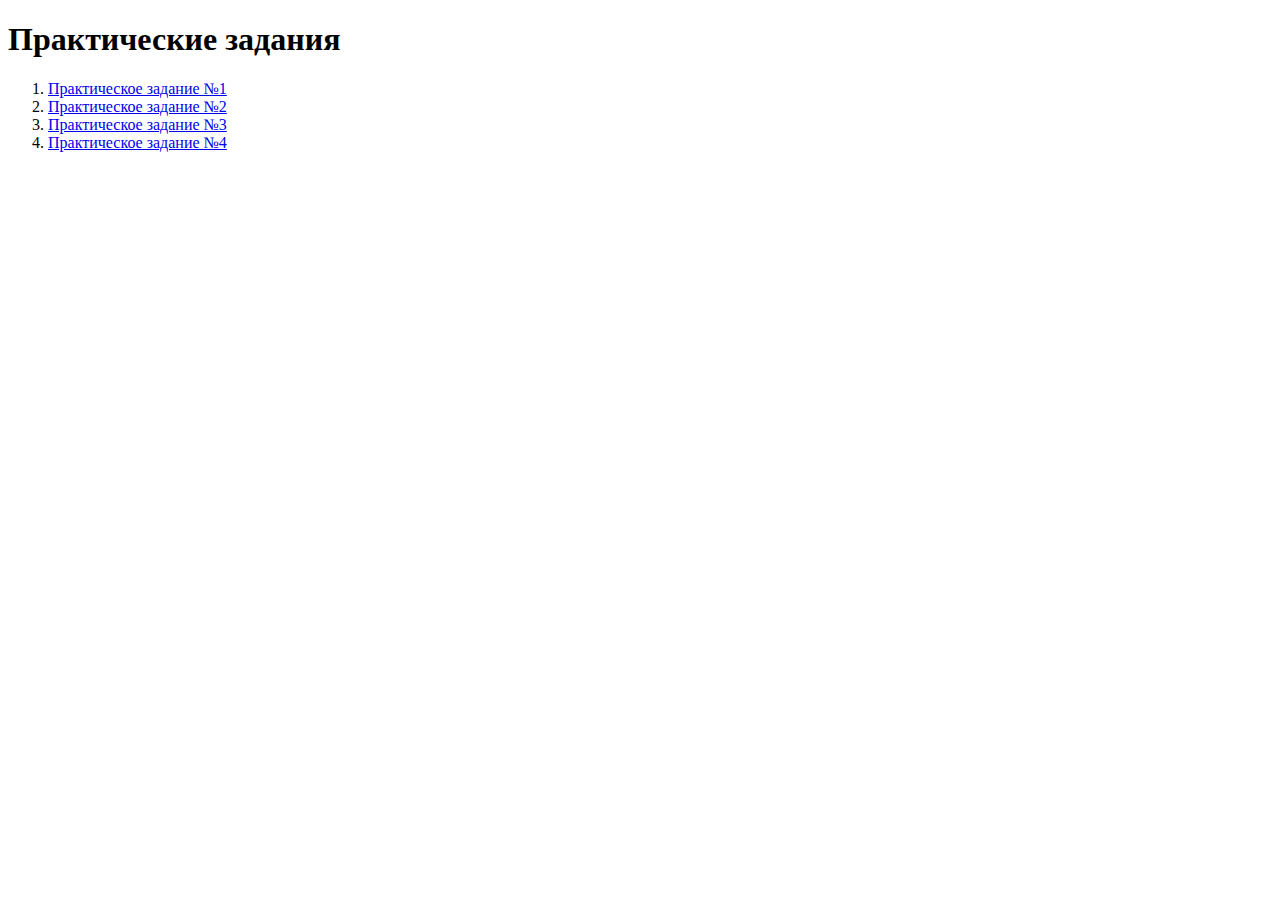
<file: index.html>
<!DOCTYPE html>
<html lang="en">
<head>
    <meta charset="UTF-8">
    <meta name="viewport" content="width=device-width, initial-scale=1.0">
    <title>Document</title>
</head>
<body>
   <h1>Практические задания</h1> 
   <ol>
    <li>
        <a href="task1.html">Практическое задание №1</a>
    </li>
    <li>
        <a href="task2.html">Практическое задание №2</a>
    </li>
    <li>
        <a href="task3.html">Практическое задание №3</a>
    </li>
    <li>
        <a href="task4.html">Практическое задание №4</a>
    </li>
    
    </li>
   </ol>
</body>

</html>
</file>
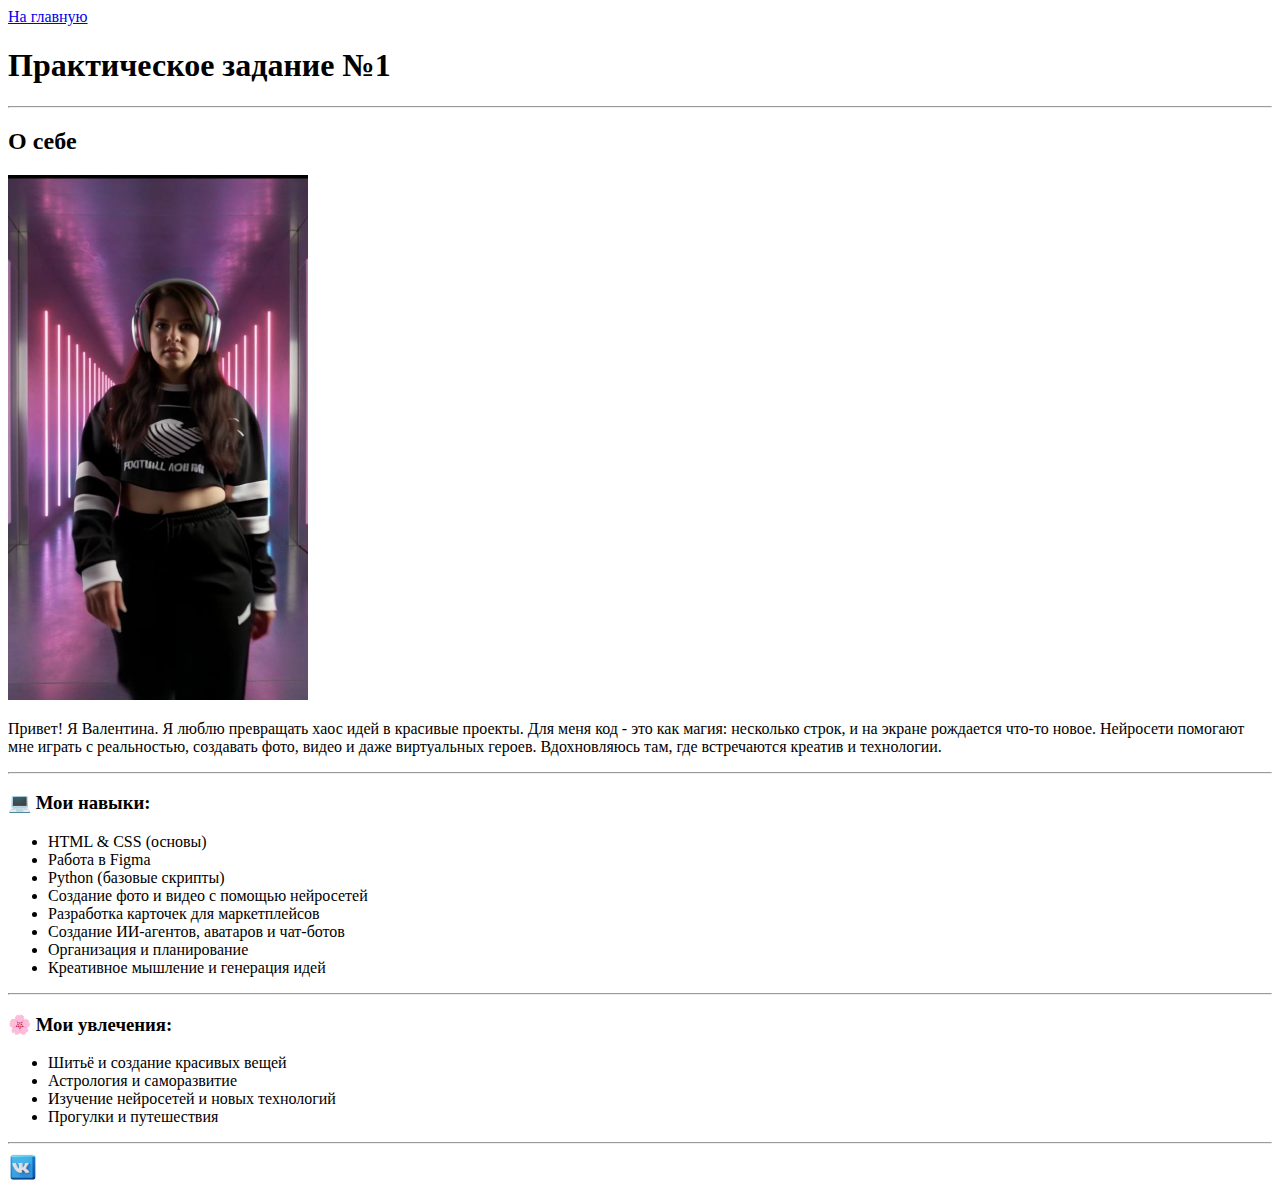
<file: task1.html>
<!DOCTYPE html>
<html lang="en">
<head>
    <meta charset="UTF-8">
    <meta name="viewport" content="width=, initial-scale=1.0">
    <title>Document</title>
</head>
<body>
    <a href="index.html">На главную</a>
    <h1>Практическое задание №1</h1>
    <hr>
    <h2>О себе</h2>
<img src="vvt.image.jpg" alt="" width="300">
<p>Привет! Я Валентина.
Я люблю превращать хаос идей в красивые проекты. Для меня код - это как магия: несколько строк, и на экране рождается что-то новое. Нейросети помогают мне играть с реальностью, создавать фото, видео и даже виртуальных героев. Вдохновляюсь там, где встречаются креатив и технологии.</p>
<hr>
<h3>💻 Мои навыки:</h3>
<ul>
    <li>HTML & CSS (основы)</li>
    <li>Работа в Figma</li>
    <li>Python (базовые скрипты)</li>
    <li>Создание фото и видео с помощью нейросетей</li>
    <li>Разработка карточек для маркетплейсов</li>
    <li>Создание ИИ-агентов, аватаров и чат-ботов</li>
    <li>Организация и планирование</li>
    <li>Креативное мышление и генерация идей</li>
</ul>
<hr>
<h3>🌸 Мои увлечения:</h3>
<ul>
    <li>Шитьё и создание красивых вещей</li>
    <li>Астрология и саморазвитие</li>
    <li>Изучение нейросетей и новых технологий</li>
    <li>Прогулки и путешествия</li>
</ul>
<hr>
<a href="https://vk.com/tyutina84">
    <img src="vk.image.jpg" width="30" alt="Ссылка на соцсети" >
</a>
</body>

</html>
</file>
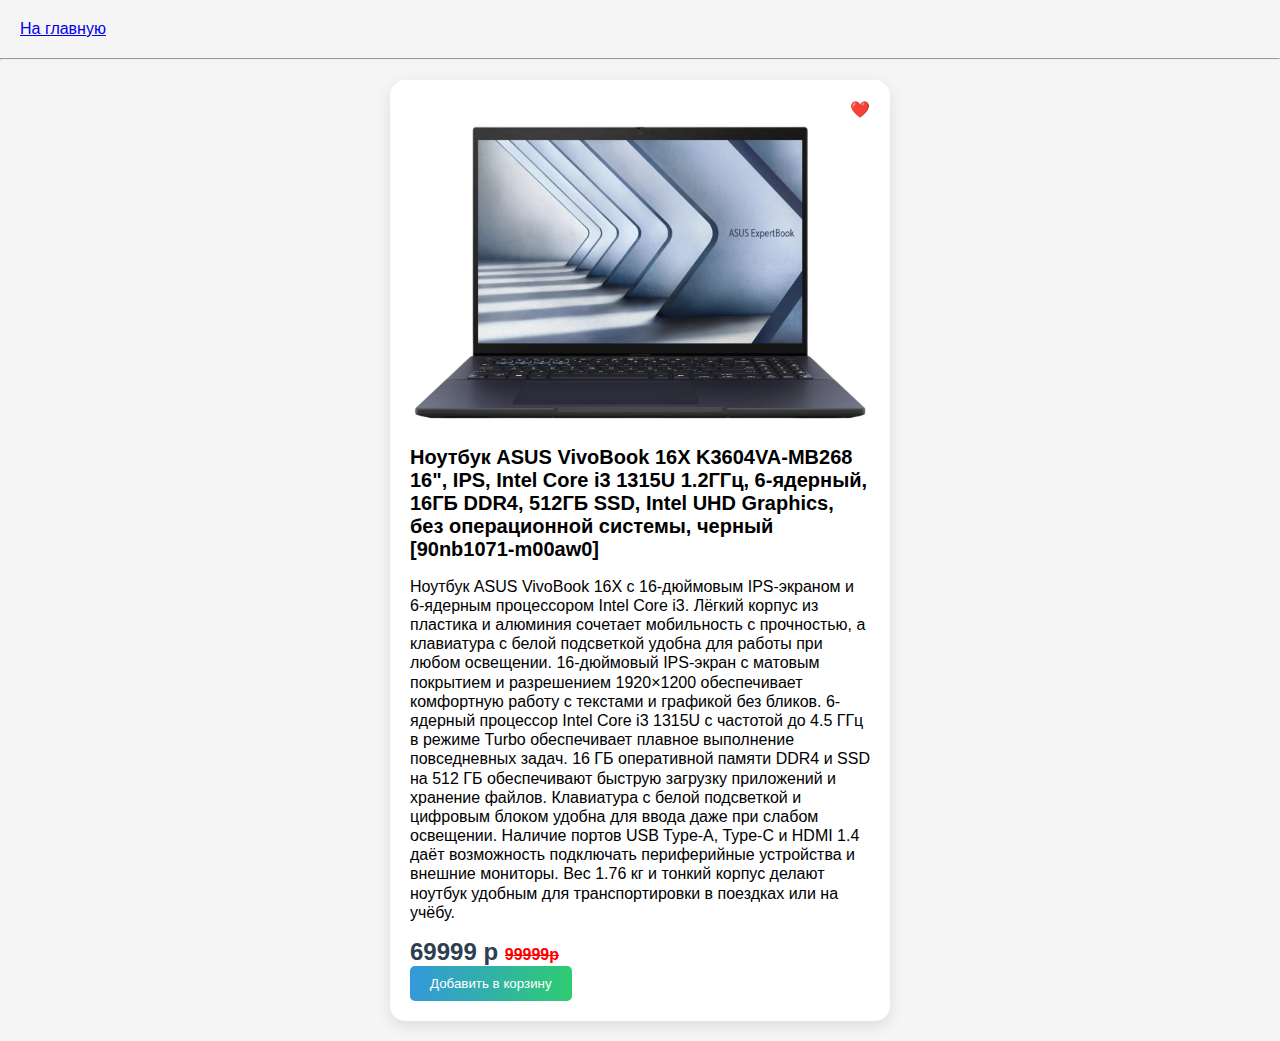
<file: task2.html>
<!DOCTYPE html>
<html lang="en">
<head>
    <meta charset="UTF-8">
    <meta name="viewport" content="width=, initial-scale=1.0">
    <title>Document</title>
    <link rel="stylesheet" href="task2.css">
</head>
<body>
  <a class="back-to-main" href="index.html">На главную</a>
    <hr>
    <div class="card">
        <p class="favorite">
            <a href="#">❤️</a>
    </p>
    <img src="laptop.webp" alt="">
    <h3>Ноутбук ASUS VivoBook 16X K3604VA-MB268 16", IPS, Intel Core i3 1315U 1.2ГГц, 6-ядерный, 16ГБ DDR4, 512ГБ SSD, Intel UHD Graphics, без операционной системы, черный [90nb1071-m00aw0]</h3>
        <p class="info">Ноутбук ASUS VivoBook 16X с 16-дюймовым IPS-экраном и 6-ядерным процессором Intel Core i3. Лёгкий корпус из пластика и алюминия сочетает мобильность с прочностью, а клавиатура с белой подсветкой удобна для работы при любом освещении.

16-дюймовый IPS-экран с матовым покрытием и разрешением 1920×1200 обеспечивает комфортную работу с текстами и графикой без бликов.
6-ядерный процессор Intel Core i3 1315U с частотой до 4.5 ГГц в режиме Turbo обеспечивает плавное выполнение повседневных задач.
16 ГБ оперативной памяти DDR4 и SSD на 512 ГБ обеспечивают быструю загрузку приложений и хранение файлов.
Клавиатура с белой подсветкой и цифровым блоком удобна для ввода даже при слабом освещении.
Наличие портов USB Type-A, Type-C и HDMI 1.4 даёт возможность подключать периферийные устройства и внешние мониторы.
Вес 1.76 кг и тонкий корпус делают ноутбук удобным для транспортировки в поездках или на учёбу.</p>
<p class="price">69999 р <span class="old-price">99999р</span></p> 
<button>Добавить в корзину</button>
    </div>

</body>
</html>
</file>
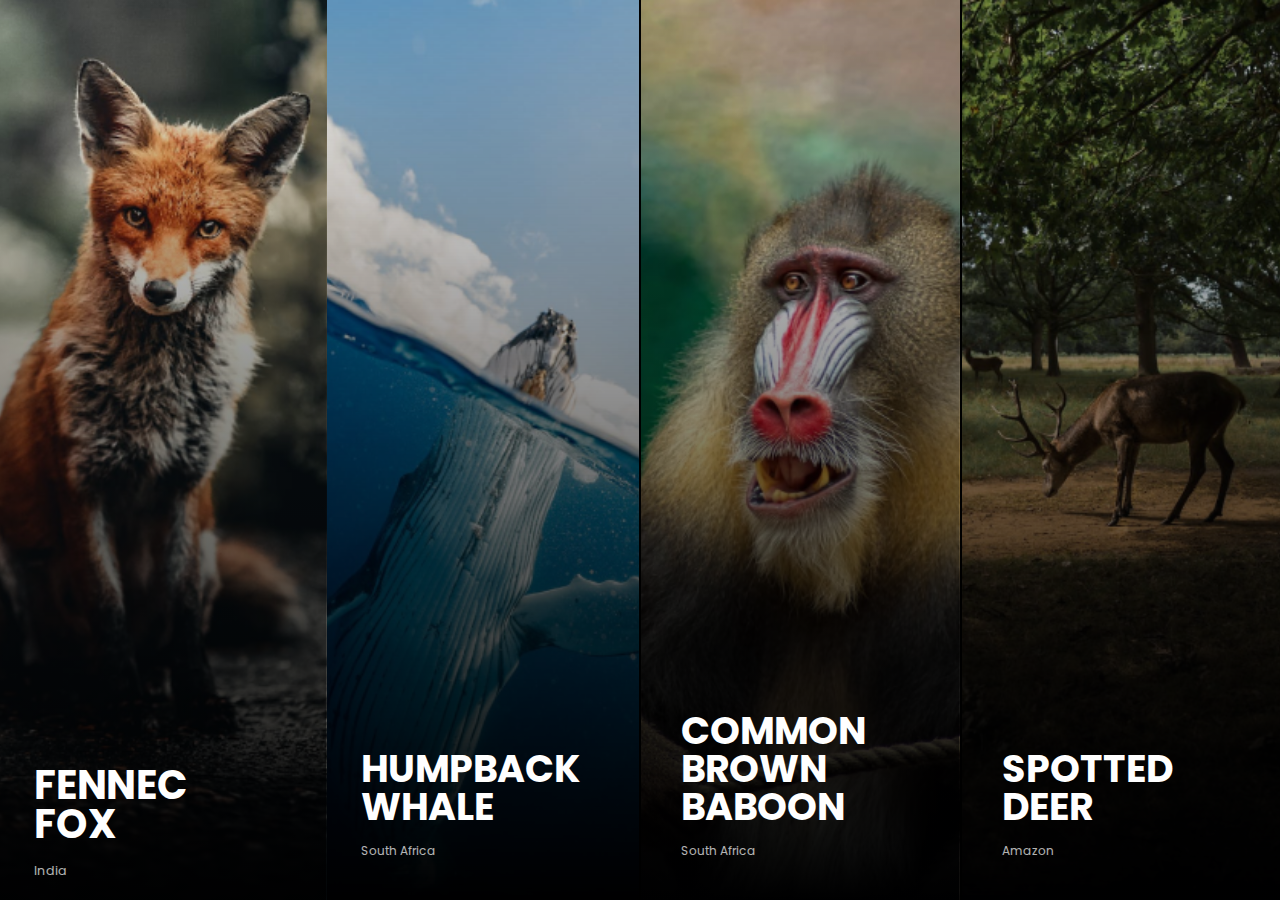
<file: task3.html>
<!DOCTYPE html>
<html lang="en">
<head>
    <meta charset="UTF-8">
    <meta name="viewport" content="width=device-width, initial-scale=1.0">
    <title>Document</title>
    <link rel="stylesheet" href="task3.css">
</head>
<body>
    <div class="cards">
        <div class="card card-1">
            <h3>FENNEC <br>FOX</h3>
            <H4>india</H4>
        </div>
        <div class="card card-2">
            <h3>humpback <br>whale</h3>
            <H4>south africa</H4>
        </div>
        <div class="card card-3">
            <h3>common brown <br>baboon</h3>
            <H4>south africa</H4>
        </div>
        <div class="card card-4">
            <h3>spotted <br>deer</h3>
            <H4>amazon</H4>
        </div>
    </div>
</body>
</html>
</file>
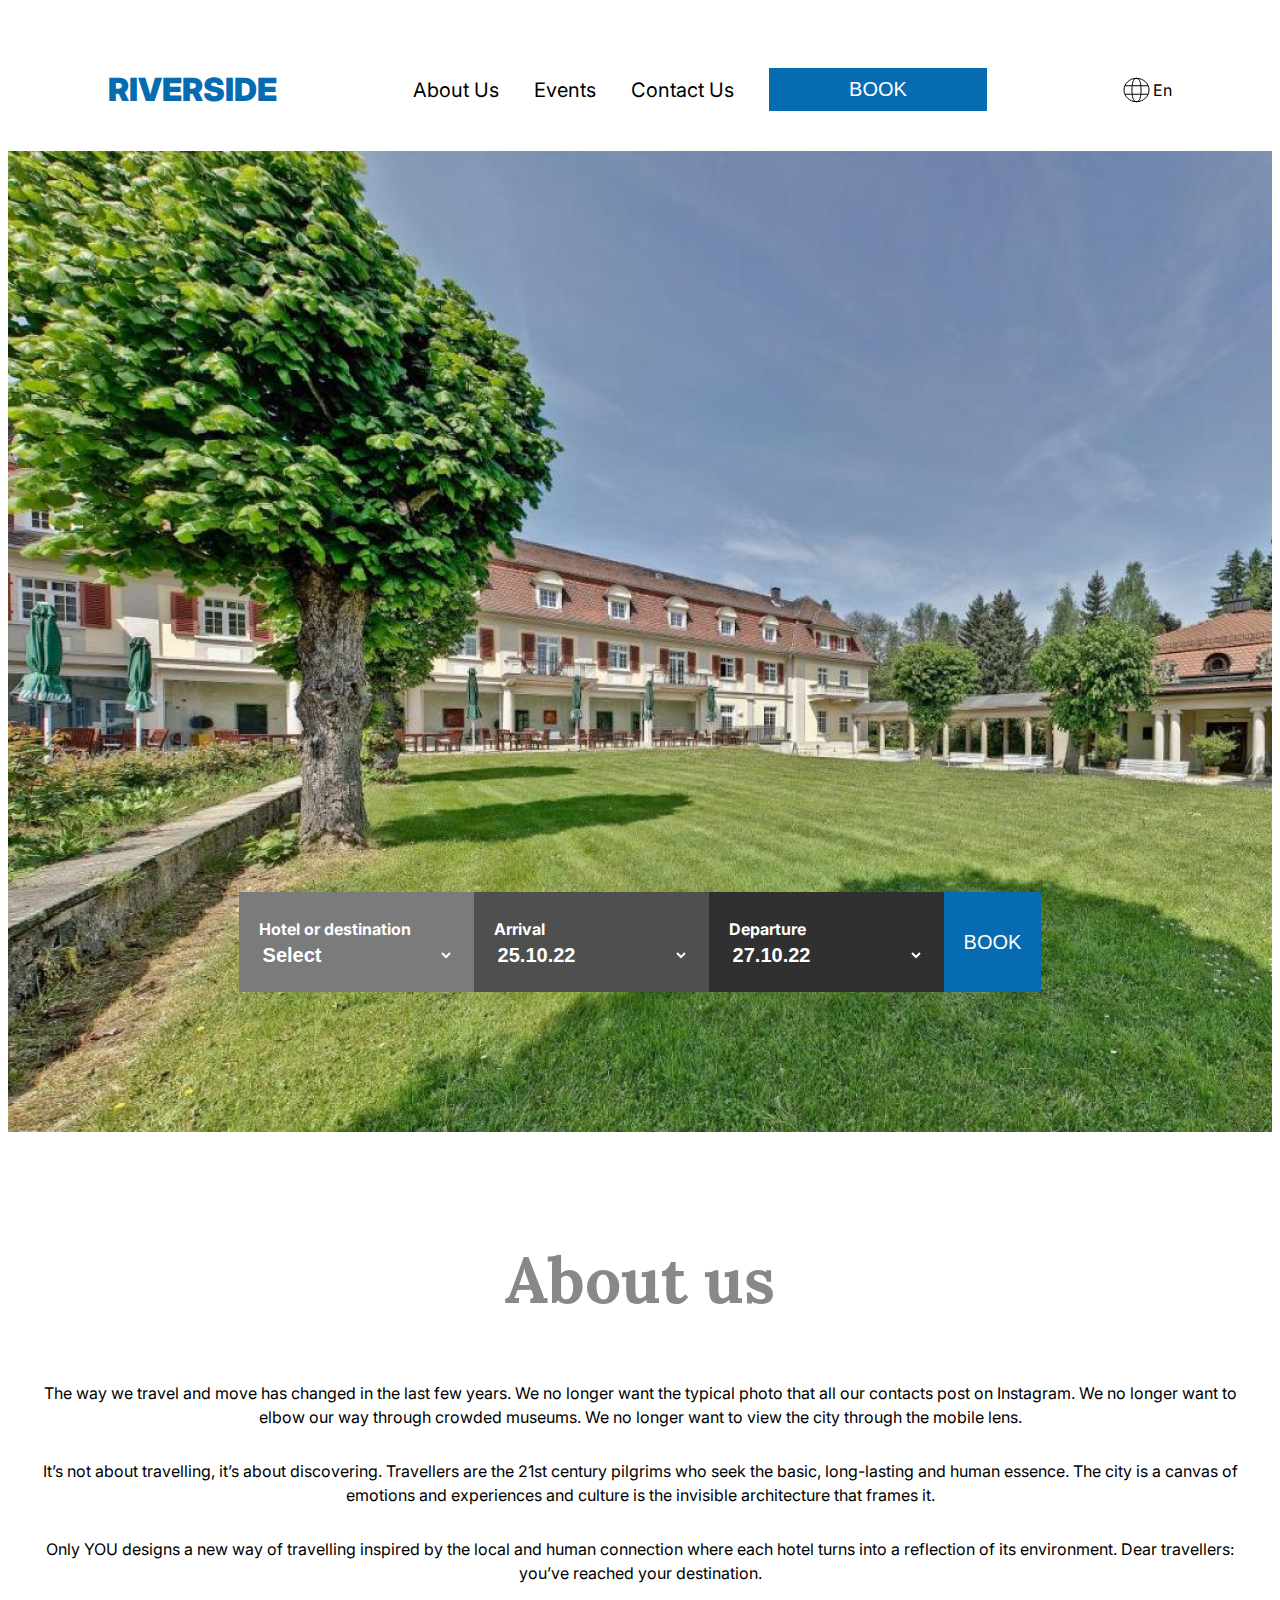
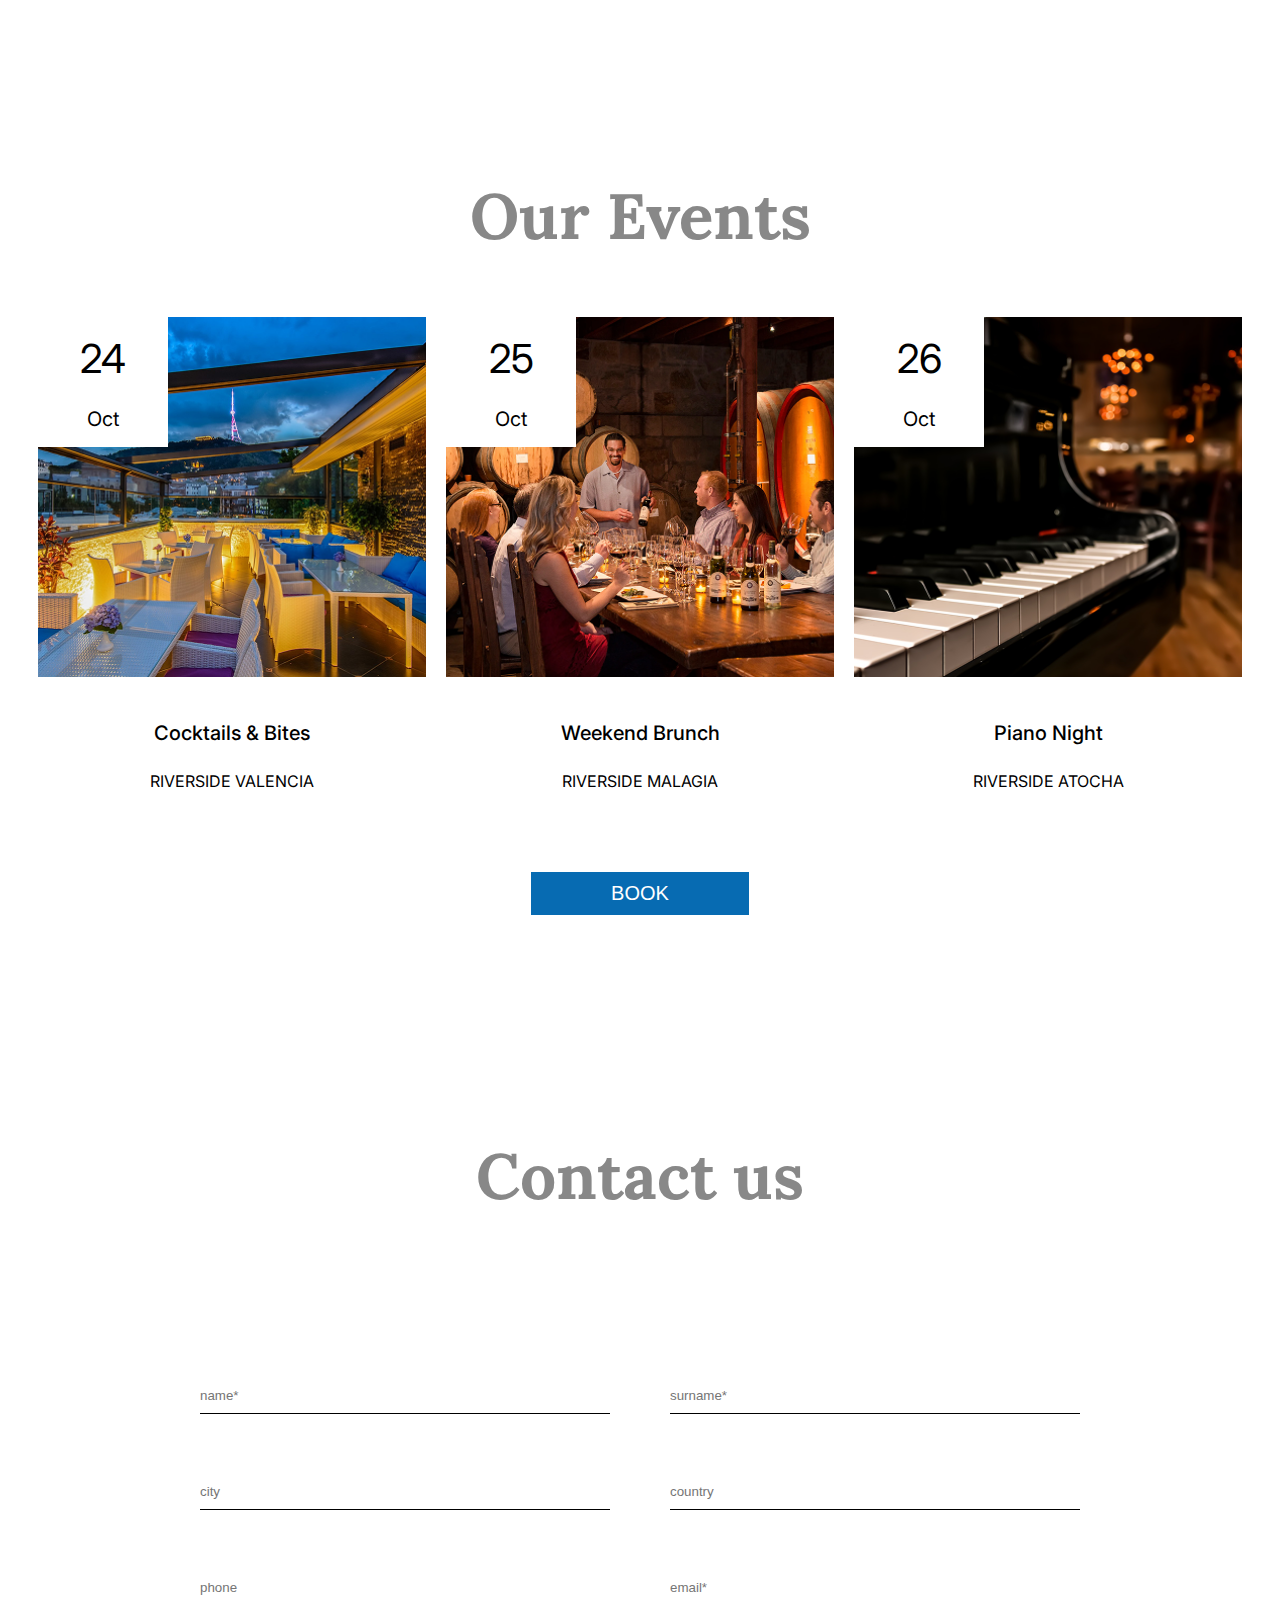
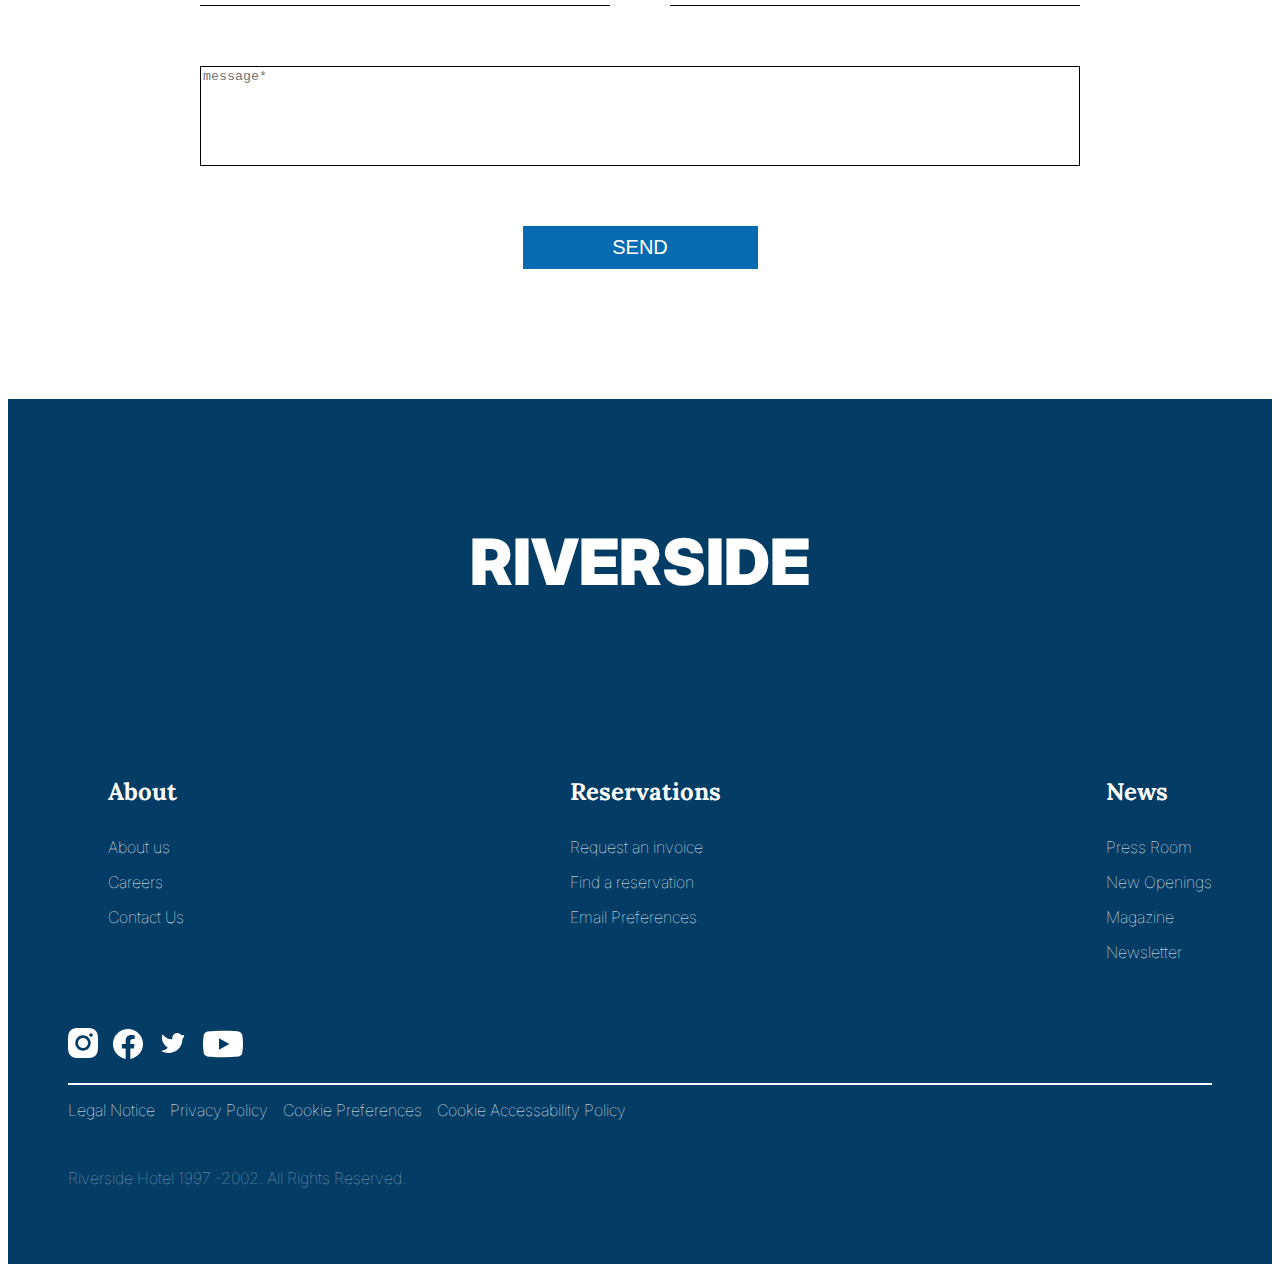
<file: task4.html>
<!DOCTYPE html>
<html lang="en">
<head>
    <meta charset="UTF-8">
    <meta name="viewport" content="width=device-width, initial-scale=1.0">
    <title>Document</title>
    <link rel="stylesheet" href="task4.css">
</head>
<body>
   <header>
    <button class="burger-btn">
        <img src="menu.png" alt="">
    </button>
    <a href="task4.html" class="logo">
        Riverside
    </a>
    <nav>
        <a href="#">About Us</a>
        <a href="#">Events</a>
       <a href="#">Contact Us</a>
       <button>book</button>
    </nav>
    <div class="lang">
        <img src="Menu Language.svg" alt="Иконка En">
        <span>En</span>
    </div>
   </header>
   <main>
    <section class="hero">
        <div class="hero-shoose">
            <h4>Hotel or destination</h4>
            <select name="" id="">
                <option value="">Select</option>
            </select>
        </div>
         <div class="hero-shoose">
            <h4>Arrival</h4>
            <select name="" id="">
                <option value="">25.10.22</option>
            </select>
        </div>
         <div class="hero-shoose">
            <h4>Departure</h4>
            <select name="" id="">
                <option value="">27.10.22</option>
            </select>
        </div>
        <button>book</button>
    </section>
    <section class="about-us">
        <h2 id="about-us">About us</h2>
        <p>The way we travel and move has changed in the last few years. We no longer want the typical photo that all our contacts post on Instagram. We no longer want to elbow our way through crowded museums. We no longer want to view the city through the mobile lens.</p>
        <p>It’s not about travelling, it’s about discovering. Travellers are the 21st century pilgrims who seek the basic, long-lasting and human essence. The city is a canvas of emotions and experiences and culture is the invisible architecture that frames it.</p>
        <p>Only YOU designs a new way of travelling inspired by the local and human connection where each hotel turns into a reflection of its environment. Dear travellers: you’ve reached your destination.</p>

    </section>
    <section class="our-events">
        <h2 id="our-events">Our Events</h2>
        <div class="cards">
            <div class="card">
                <img src="Rectangle.png" alt="">
                <div class="card-body">
                  <h4>Cocktails & Bites</h4>  
                  <p>Riverside Valencia</p>
                </div>
                <div class="card-date">
                    <span class="card-date-day">24</span>
                    <br>Oct
                </div>
            </div>
             <div class="card">
                <img src="people.png" alt="">
                <div class="card-body">
                  <h4>Weekend Brunch</h4>  
                  <p>Riverside Malagia</p>
                </div>
                <div class="card-date">
                    <span class="card-date-day">25</span>
                    <br>Oct
                </div>
            </div>
             <div class="card">
                <img src="piano.png" alt="">
                <div class="card-body">
                  <h4>Piano Night</h4>  
                  <p>Riverside Atocha</p>
                </div>
                <div class="card-date">
                    <span class="card-date-day">26</span>
                    <br>Oct
                </div>
            </div>
        </div>
        <button>Book</button>
    </section>
    <section class="contact-us">
        <h2 id="contact-us">Contact us</h2>
        <form action="" class="contact-form">
            <div class="contact-form-fields">
            <input type="text" placeholder="name*" required>
            <input type="text" placeholder="surname*" required>
            <input type="text" placeholder="city">
            <input type="text" placeholder="country">
            <input type="tel" placeholder="phone">
            <input type="email" placeholder="email*" required>
            </div>
            <textarea name="" id="" required placeholder="message*"></textarea>
            <button>Send</button>
        </form>
    </section>
   </main>
   <footer>
    <section class="footer-body">
        <h3>RIVERSIDE</h3>

        <div class="footer-body-links">
            <ul>
                <h4>About</h4>
                <li><a href="#">About us</a></li>
                <li><a href="#">Careers</a></li>
                <li><a href="#">Contact Us</a></li>
            </ul>
            <ul>
                <h4>Reservations</h4>
                <li><a href="#">Request an invoice</a></li>
                <li><a href="#">Find a reservation</a></li>
                <li><a href="#">Email Preferences</a></li>
            </ul>
             <ul>
                <h4>News</h4>
                <li><a href="#">Press Room</a></li>
                <li><a href="#">New Openings</a></li>
                <li><a href="#">Magazine</a></li>
                <li><a href="#">Newsletter</a></li>
            </ul>
        </div>
        <div class="footer-social-media">
            <a href="#"><img src="🦆 icon _instagram alt_.svg" alt=""></a>
            <a href="#"><img src="🦆 icon _facebook_.svg" alt=""></a>
            <a href="#"><img src="🦆 icon _twitter_.svg" alt=""></a>
            <a href=""><img src="🦆 icon _youtube fill_.svg" alt=""></a>

        </div>
        <div class="footer-policy">
            <a href="#">Legal Notice</a>
            <a href="#">Privacy Policy</a>
            <a href="#">Cookie Preferences</a>
            <a href="#">Cookie Accessability Policy</a>
        </div>
        <p class="rights">Riverside Hotel 1997 -2002. All Rights Reserved.</p>

    </section>
   </footer>
</body>
</html>
</file>
<file: task2.css>
*{
    font-family: Arial, Helvetica, sans-serif;
    margin: 0;
    padding: 0;
    box-sizing: border-box;
}
.back-to-main{
    display: block;
    margin: 20px;
    width: max-content;
}
body{
    background:#f5f5f5 ;

}
.card{
    max-width: 500px;
    width: 100%;
    background: white;
    margin: 20px auto;
    padding: 20px;
    border-radius: 15px;
    box-shadow: 0 5px 15px rgba(0, 0, 0, 0.1);
    transition:0.3 ;
}
.card:hover{
    transform: scale(1.03);
}
.card .favorite{
    text-align: right;
}
.card .favorite a{
    text-decoration: none;
}
.card img{
    width: 100%;

}
.card h3{
    margin: 16px 0px;
    font-size: 20px;
}
.card .info{
    line-height: 1.2;
    margin: 16px 0px;
}
.card .price{
    color: #2c3e50;
    font-weight: bold;
    font-size: 24px;
    
}
.card .old-price{
    color: red;
    text-decoration: line-through;
    font-size: 16px;

}
.card button{
    background: linear-gradient(to right, #3498db, #2ecc71);
    color: white;
    border: none;
    padding: 10px 20px;
    border-radius: 5px;
    cursor: pointer;

}
.card button:hover{
    filter: brightness(0.95);
}
</file>
<file: task3.css>
@import url('https://fonts.googleapis.com/css2?family=Poppins:ital,wght@0,100;0,200;0,300;0,400;0,500;0,600;0,700;0,800;0,900;1,100;1,200;1,300;1,400;1,500;1,600;1,700;1,800;1,900&display=swap');
*{
    margin: 0;
    padding: 0;
    box-sizing: border-box;
    font-family:"Poppins";
}
body{
    min-height: 100vh;
    background: black;
    color: white;
  
}
.cards{
    display: flex;
    height: 100vh;
    gap: 2px;
    overflow: hidden;
}
.card-1 {
background: linear-gradient(rgb(0, 0, 0,0),rgb(0, 0, 0.7)), url(Image.png);
}
.card-2{
background: linear-gradient(rgb(0, 0, 0,0),rgb(0, 0, 0.7)), url(Image-1.png);
}
.card-3{
background: linear-gradient(rgb(0, 0, 0,0),rgb(0, 0, 0.7)), url(Image-2.png);
}
.card-4{
background: linear-gradient(rgb(0, 0, 0,0),rgb(0, 0, 0.7)), url(Image-3.png);
}
.card{
    padding: 40px;
    display: flex;
    flex-direction: column;
    justify-content: end;
    flex: 1;
    gap: 16px;
    background-size: cover;
    background-position: center;
    transition: 0.3s;
}
.card:hover{
    transform: scale(105%);
    z-index: 1;
    position: relative;
}
h3{
font-size: 38px;
text-transform: uppercase;
line-height: 38px;
}
h4{
font-size: 12px;
text-transform: capitalize;
opacity: 0.7;
font-weight: normal;
}
</file>
<file: task4.css>
@import url('https://fonts.googleapis.com/css2?family=Inter:ital,opsz,wght@0,14..32,100..900;1,14..32,100..900&family=Lora:ital,wght@0,400..700;1,400..700&display=swap');
*{
    box-sizing: border-box;
}
body{
    font-family:"Inter", sans-serif;
    text-decoration: none;
}
header{
    max-width:1500px ;
    margin: 0px auto;
    padding: 60px 100px 40px;
    display: flex;
    align-items: center;
    justify-content: space-between;
}
.logo{
    font-size:32px ;
    text-transform: uppercase;
    font-weight: 900;
    color:#076BB2 ;
    text-decoration: none;
}
nav{
    display: flex;
    align-items: center;
    gap: 35px;
}
nav a{
    color: black;
    font-size: 20px;
    text-decoration: none;
}
button{
    background: #076BB2;
    color: white;
    border: none;
    text-transform: uppercase;
    padding: 10px 80px;
    font-size: 20px;
    cursor: pointer;
}
.lang{
    display: flex;
    align-items: center;
    gap: 3px;
}
.burger-btn{
    background: transparent;
    padding: 0;
    display: none;
}
.hero{
    height: 981px;
    background: url(image\ 1.png);
    background-size: cover;
    display: flex;
    align-items: end;
    justify-content: center;
    padding-bottom: 140px;
}
.hero-shoose{
    padding: 24px 20px;
    width: 235px;
    height: 100px;
    color: white;
    display: flex;
    flex-direction: column;
    justify-content: center;
}
.hero-shoose:nth-child(1){
    background: #7b7b7b; ;
}
.hero-shoose:nth-child(2){
    background: #504f4f; ;
}
.hero-shoose:nth-child(3){
    background: #303030; ;
}
.hero-shoose h4{
    line-height: 160%;
    margin: 0px;
}
.hero-shoose select{
    background: transparent;
    border: none;
    color: white;
    font-size: 20px;
    font-weight: 600;
 
}
.hero button{
    height: 100px;
    padding: 20px;
}
.about-us{
   margin: 100px auto;
   max-height: 1080px;
   padding: 0px 30px;
   line-height: 150%;
   text-align: center;
}
h2{
    font-size: 64px;
    color:#888;
    font-family:"Lora", serif;
    font-weight: 700;
    line-height: 150%;
    text-align: center;
}
.about-us p{
    margin: 30px 0px;
}
.our-events{
    text-align:center ;
    padding: 30px;
}
.cards{
    display: grid;
    grid-template-columns: repeat(3, 1fr);
    max-width: 1300px;
    margin: 25px auto;
    gap: 20px;
}
.card{
    position: relative;
}
.card-date{
    position: absolute;
    top: 0;
    left: 0;
    background: white;
    width: 130px;
    height: 130px;
    display: flex;
    align-items: center;
    justify-content: center;
    flex-direction: column;
    font-size: 20px;
}
.card-date-day{
    font-size: 40px;
}

.card img{
    width: 100%;
    height: 360px;
    object-fit: cover;
}
.card-body{
    padding: 40px;
    text-align: center;
    display: flex;
    flex-direction: column;
    gap: 10px;
    text-transform: uppercase;
}
.card-body h4{
    font-size: 20px;
    font-weight: 500;
    text-transform: none;
    margin: 0px;
   
}
.contact-us{
    max-width: 940px;
    margin: 100px auto;
    padding: 30px;
}
.contact-form{
    display: flex;
    flex-direction: column;
    gap: 60px;
}
.contact-form-fields {
    display: grid;
    grid-template-columns: repeat(2,1fr);
    gap: 60px;
    margin-top: 100px;
}
.contact-form-fields input{
    border: none;
    border-bottom: 1px solid black;
    padding: 10px 0px;
    outline: none;
}
.contact-form textarea{
    resize: none;
    min-height: 100px;
    border: 1px solid black;
    outline: none;
}
.contact-form button{
    width: 235px;
    display: block;
    margin: 0 auto;
}
footer{
    background:#033c65;
    padding: 60px;
}
.footer-body{
    max-width: 1160px;
    margin: auto;
}
.footer-body h3{
    color:white;
    font-size: 64px;
    text-align: center;
    font-weight: 900;
}
.footer-body-links {
    display: flex;
    justify-content: space-between;
    padding: 65px 0px 30px;
}
.footer-body-links ul{
    display: flex;
    flex-direction: column;
    gap: 15px;
    list-style: none;
}
.footer-body-links a{
    font-weight: 100;
    color: white;
    text-decoration: none;
}

.footer-body-links h4{
    color: white;
    margin-bottom: 15px;
    font-family: "Lora", serif;
    font-weight: 700;
    font-size: 24px;
}
.footer-social-media{
    display: flex;
    align-items: center;
    gap: 15px;
    margin: 20px 0px;
}
.footer-policy{
   display: flex; 
   align-items: center;
   gap: 15px;
   border-top: 2px solid white;
   padding: 15px 0px 32px;
}
.footer-policy a{
    color:white;
    font-weight: 100;
    text-decoration: none;
}
.rights{
    color: white;
    font-weight: 100;
    opacity: 0.5;
}





@media screen and (max-width: 992px) {
    .burger-btn{
        display: block;
    }
    nav{
        display: none;
    }
    .cards{
        grid-template-columns: repeat(1,1fr);
    }
    .card img{
        height: 60vw;
    }
}
@media screen and (max-width:768px){
    .hero{
        flex-direction: column;
        align-items: center;
        justify-content: end;
    }
    .hero button, .hero-shoose{
        width: max(70%, 300px);
    }
    .contact-form-fields{
       grid-template-columns: repeat(1,1fr); 
       gap: 30px;
       margin-top: 40px;
    }
    .contact-form{
        gap: 30px;
    }
}
@media screen and (max-width:550px){
.footer-policy, .footer-body-links, .footer-social-media,.rights{
display: none;
}
.footer-body h3{
    font-size: 32px;
}

}

@media screen and (max-width:450px){
    header{
        padding: 30px;
    }
    .logo{
        font-size:20px;
    }
    h2{
        font-size: 20px;
    }
    .about-us p{
        font-size: 14px;
        margin: 14px 0px;
        color: #303030;
    }
    .card-date{
        width: 70px;
        height: 70px;
        font-size: 16px;
    }
    .card-date-day{
        font-size: 20px;
    }}
</file>
